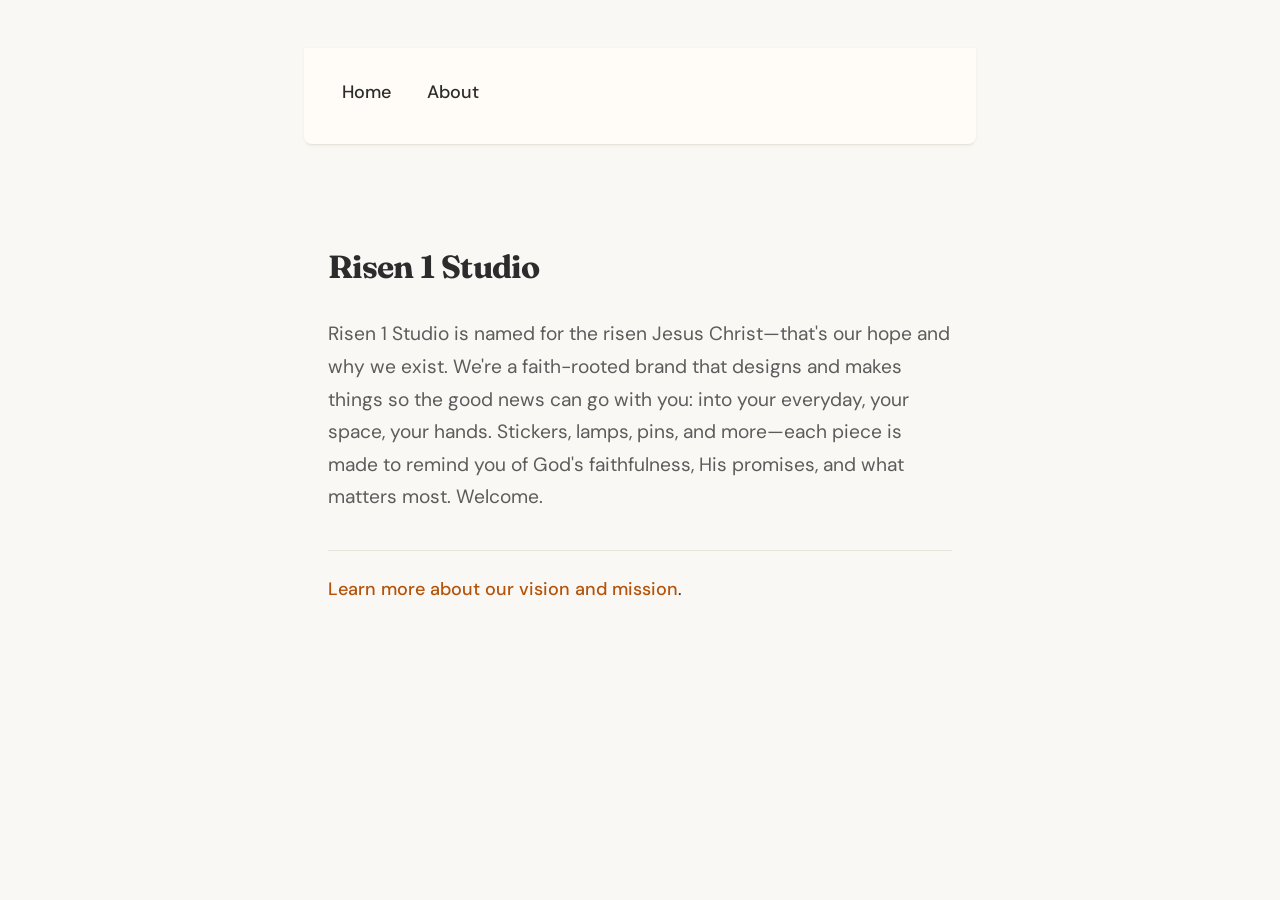
<file: index.html>
<!DOCTYPE html>
<html lang="en">
<head>
  <meta charset="UTF-8">
  <meta name="viewport" content="width=device-width, initial-scale=1.0">
  <title>Risen 1 Studio — Stickers, Lamps, Pins & More</title>
  <link rel="stylesheet" href="styles.css">
</head>
<body>
  <main>
    <nav>
      <a href="/">Home</a>
      <a href="/about">About</a>
    </nav>

    <div class="index-hero">
      <h1>Risen 1 Studio</h1>

      <p>Risen 1 Studio is named for the risen Jesus Christ—that's our hope and why we exist. We're a faith-rooted brand that designs and makes things so the good news can go with you: into your everyday, your space, your hands. Stickers, lamps, pins, and more—each piece is made to remind you of God's faithfulness, His promises, and what matters most. Welcome.</p>

      <p class="cta"><a href="/about">Learn more about our vision and mission</a>.</p>
    </div>
  </main>
</body>
</html>
</file>
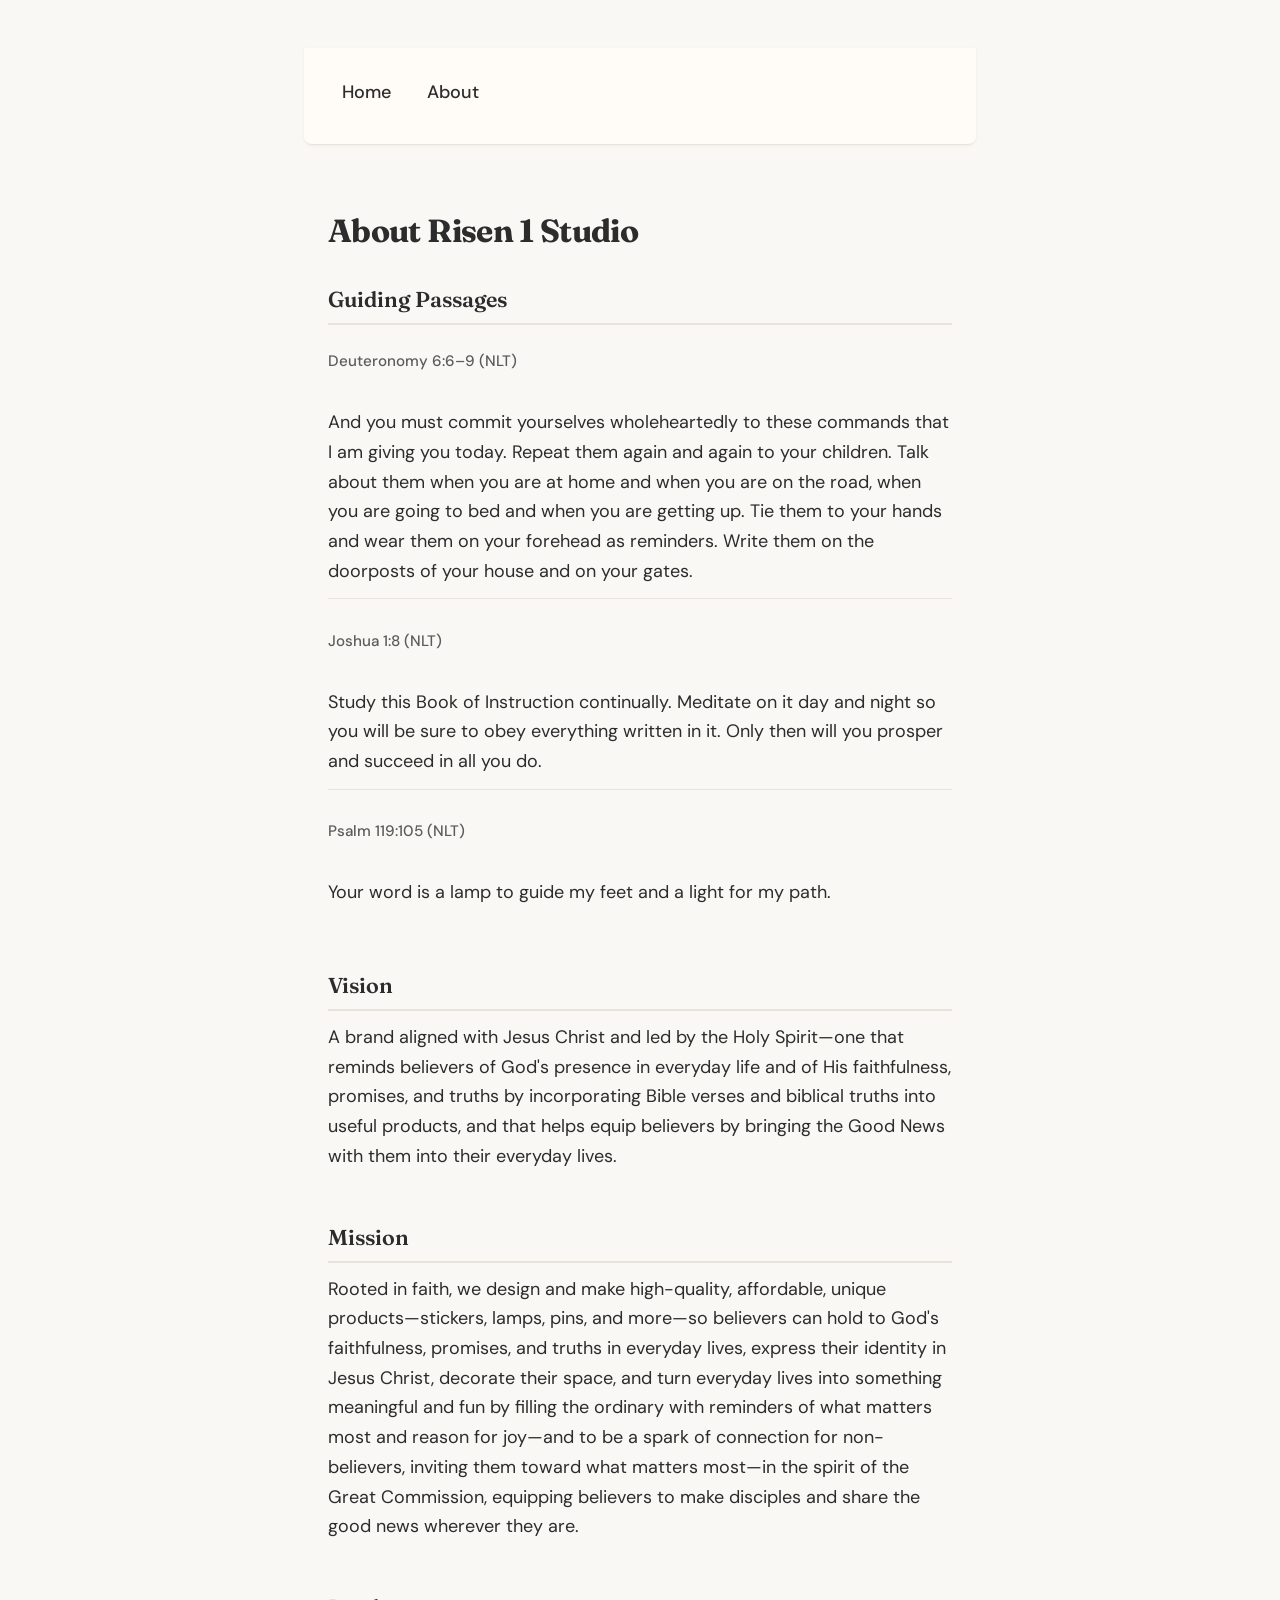
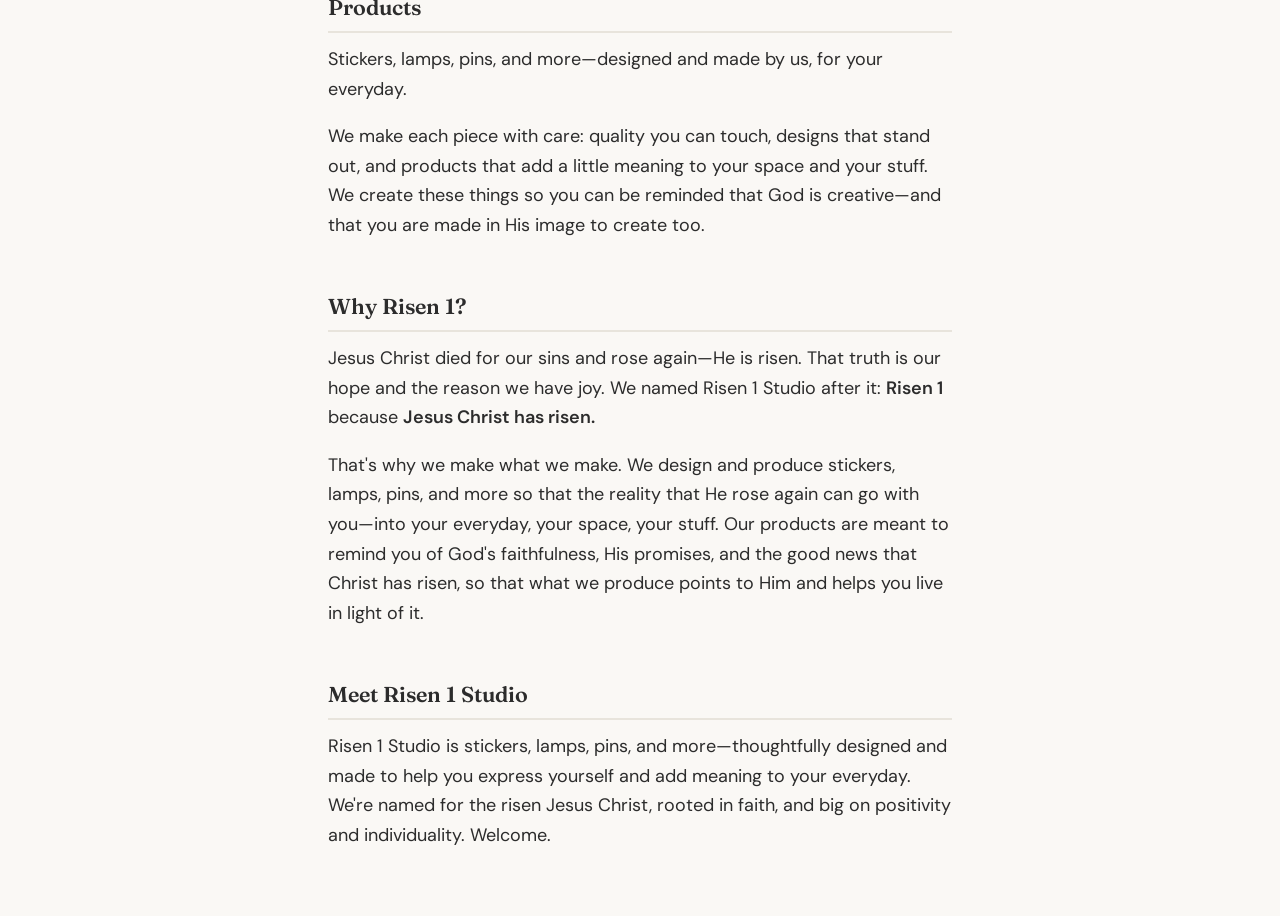
<file: about.html>
<!DOCTYPE html>
<html lang="en">
<head>
  <meta charset="UTF-8">
  <meta name="viewport" content="width=device-width, initial-scale=1.0">
  <title>About — Risen 1 Studio</title>
  <link rel="stylesheet" href="styles.css">
</head>
<body>
  <main>
    <nav>
      <a href="/">Home</a>
      <a href="/about">About</a>
    </nav>

    <h1>About Risen 1 Studio</h1>

    <h2>Guiding Passages</h2>

    <div class="passages">
    <p><strong>Deuteronomy 6:6–9 (NLT)</strong><br>
    And you must commit yourselves wholeheartedly to these commands that I am giving you today. Repeat them again and again to your children. Talk about them when you are at home and when you are on the road, when you are going to bed and when you are getting up. Tie them to your hands and wear them on your forehead as reminders. Write them on the doorposts of your house and on your gates.</p>

    <p><strong>Joshua 1:8 (NLT)</strong><br>
    Study this Book of Instruction continually. Meditate on it day and night so you will be sure to obey everything written in it. Only then will you prosper and succeed in all you do.</p>

    <p><strong>Psalm 119:105 (NLT)</strong><br>
    Your word is a lamp to guide my feet and a light for my path.</p>
    </div>

    <h2>Vision</h2>
    <p>A brand aligned with Jesus Christ and led by the Holy Spirit—one that reminds believers of God's presence in everyday life and of His faithfulness, promises, and truths by incorporating Bible verses and biblical truths into useful products, and that helps equip believers by bringing the Good News with them into their everyday lives.</p>

    <h2>Mission</h2>
    <p>Rooted in faith, we design and make high-quality, affordable, unique products—stickers, lamps, pins, and more—so believers can hold to God's faithfulness, promises, and truths in everyday lives, express their identity in Jesus Christ, decorate their space, and turn everyday lives into something meaningful and fun by filling the ordinary with reminders of what matters most and reason for joy—and to be a spark of connection for non-believers, inviting them toward what matters most—in the spirit of the Great Commission, equipping believers to make disciples and share the good news wherever they are.</p>

    <h2>Products</h2>
    <p>Stickers, lamps, pins, and more—designed and made by us, for your everyday.</p>
    <p>We make each piece with care: quality you can touch, designs that stand out, and products that add a little meaning to your space and your stuff. We create these things so you can be reminded that God is creative—and that you are made in His image to create too.</p>

    <h2>Why Risen 1?</h2>
    <p>Jesus Christ died for our sins and rose again—He is risen. That truth is our hope and the reason we have joy. We named Risen 1 Studio after it: <strong>Risen 1</strong> because <strong>Jesus Christ has risen.</strong></p>
    <p>That's why we make what we make. We design and produce stickers, lamps, pins, and more so that the reality that He rose again can go with you—into your everyday, your space, your stuff. Our products are meant to remind you of God's faithfulness, His promises, and the good news that Christ has risen, so that what we produce points to Him and helps you live in light of it.</p>

    <h2>Meet Risen 1 Studio</h2>
    <p>Risen 1 Studio is stickers, lamps, pins, and more—thoughtfully designed and made to help you express yourself and add meaning to your everyday. We're named for the risen Jesus Christ, rooted in faith, and big on positivity and individuality. Welcome.</p>
  </main>
</body>
</html>
</file>
<file: styles.css>
/* Risen 1 Studio — shared styles */
@import url('https://fonts.googleapis.com/css2?family=DM+Sans:ital,opsz,wght@0,9..40,400;0,9..40,500;0,9..40,600;0,9..40,700;1,9..40,400&family=Fraunces:ital,opsz,wght@0,9..144,400;0,9..144,600;0,9..144,700;1,9..144,400&display=swap');

:root {
  --color-text: #2c2c2c;
  --color-muted: #5c5c5c;
  --color-link: #b45309;
  --color-link-hover: #8b3d06;
  --color-accent: #d4a853;
  --color-bg: #faf8f5;
  --color-bg-nav: rgba(255, 252, 248, 0.95);
  --color-border: #e8e4dc;
  --font-sans: 'DM Sans', system-ui, -apple-system, sans-serif;
  --font-heading: 'Fraunces', Georgia, serif;
  --space: 1.5rem;
  --max-width: 42rem;
  --radius: 0.5rem;
  --shadow: 0 1px 3px rgba(44, 44, 44, 0.06);
}

* {
  box-sizing: border-box;
}

body {
  margin: 0;
  font-family: var(--font-sans);
  font-size: 1.125rem;
  line-height: 1.65;
  color: var(--color-text);
  background: var(--color-bg);
  -webkit-font-smoothing: antialiased;
}

main {
  max-width: var(--max-width);
  margin: 0 auto;
  padding: calc(var(--space) * 2) var(--space);
}

/* Nav */
nav {
  margin: 0 calc(-1 * var(--space));
  margin-bottom: calc(var(--space) * 2.5);
  padding: var(--space) var(--space) calc(var(--space) * 1.25);
  background: var(--color-bg-nav);
  border-bottom: 1px solid var(--color-border);
  border-radius: 0 0 var(--radius) var(--radius);
  box-shadow: var(--shadow);
}

/* Nav links: higher specificity than main a so they keep distinct styling */
main nav a {
  display: inline-block;
  color: var(--color-text);
  text-decoration: none;
  margin-right: 0.25rem;
  padding: 0.4rem 0.85rem;
  border-radius: var(--radius);
  font-weight: 500;
  border-bottom: none;
  transition: background 0.15s ease, color 0.15s ease;
}

main nav a:hover {
  background: rgba(212, 168, 83, 0.15);
  color: var(--color-link-hover);
  border-bottom-color: transparent;
}

/* Headings */
h1 {
  font-family: var(--font-heading);
  font-size: 2rem;
  font-weight: 700;
  margin-top: 0;
  margin-bottom: var(--space);
  letter-spacing: -0.02em;
  color: var(--color-text);
}

h2 {
  font-family: var(--font-heading);
  font-size: 1.35rem;
  font-weight: 600;
  margin-top: calc(var(--space) * 2);
  margin-bottom: 0.75rem;
  padding-bottom: 0.35rem;
  border-bottom: 2px solid var(--color-border);
  color: var(--color-text);
}

h2:first-of-type {
  margin-top: 0;
}

p {
  margin: 0 0 1.1rem;
}

/* Scripture / blockquote */
blockquote {
  margin: 1.25rem 0;
  padding: 1rem 1.25rem;
  background: rgba(212, 168, 83, 0.08);
  border-left: 4px solid var(--color-accent);
  border-radius: 0 var(--radius) var(--radius) 0;
  color: var(--color-muted);
  font-style: italic;
}

strong {
  font-weight: 600;
}

/* Links in content */
main a {
  color: var(--color-link);
  text-decoration: none;
  border-bottom: 1px solid transparent;
  transition: color 0.15s ease, border-color 0.15s ease;
}

main a:hover {
  color: var(--color-link-hover);
  border-bottom-color: var(--color-link-hover);
}

/* Homepage hero hint */
.index-hero {
  padding: calc(var(--space) * 1.5) 0;
}

.index-hero p:first-of-type {
  font-size: 1.2rem;
  color: var(--color-muted);
  line-height: 1.7;
}

.index-hero .cta {
  margin-top: calc(var(--space) * 1.5);
  padding-top: var(--space);
  border-top: 1px solid var(--color-border);
}

.index-hero .cta a {
  font-weight: 500;
}

/* About: scripture passages */
.passages p {
  padding: 0.75rem 0;
  border-bottom: 1px solid var(--color-border);
}

.passages p:last-of-type {
  border-bottom: none;
}

.passages strong {
  display: block;
  margin-bottom: 0.25rem;
  font-size: 0.95rem;
  color: var(--color-muted);
  font-weight: 500;
}
</file>
